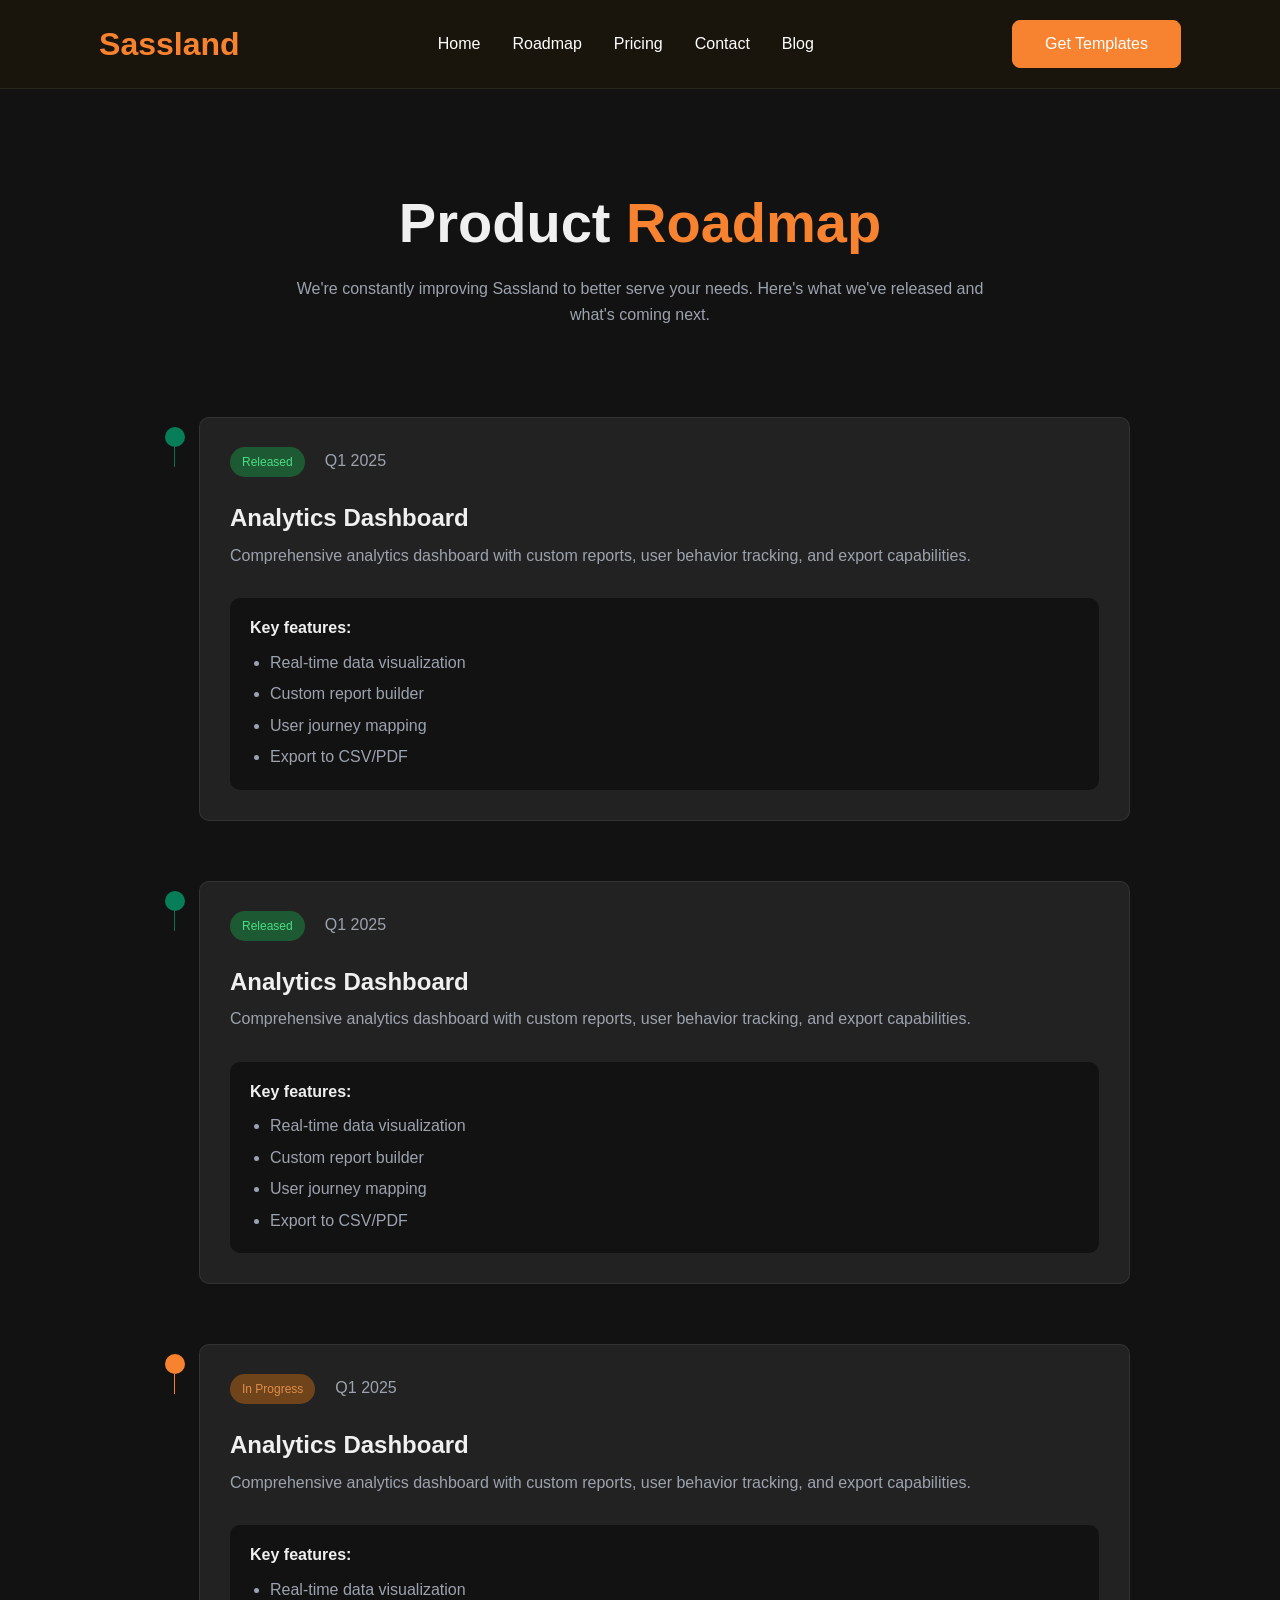
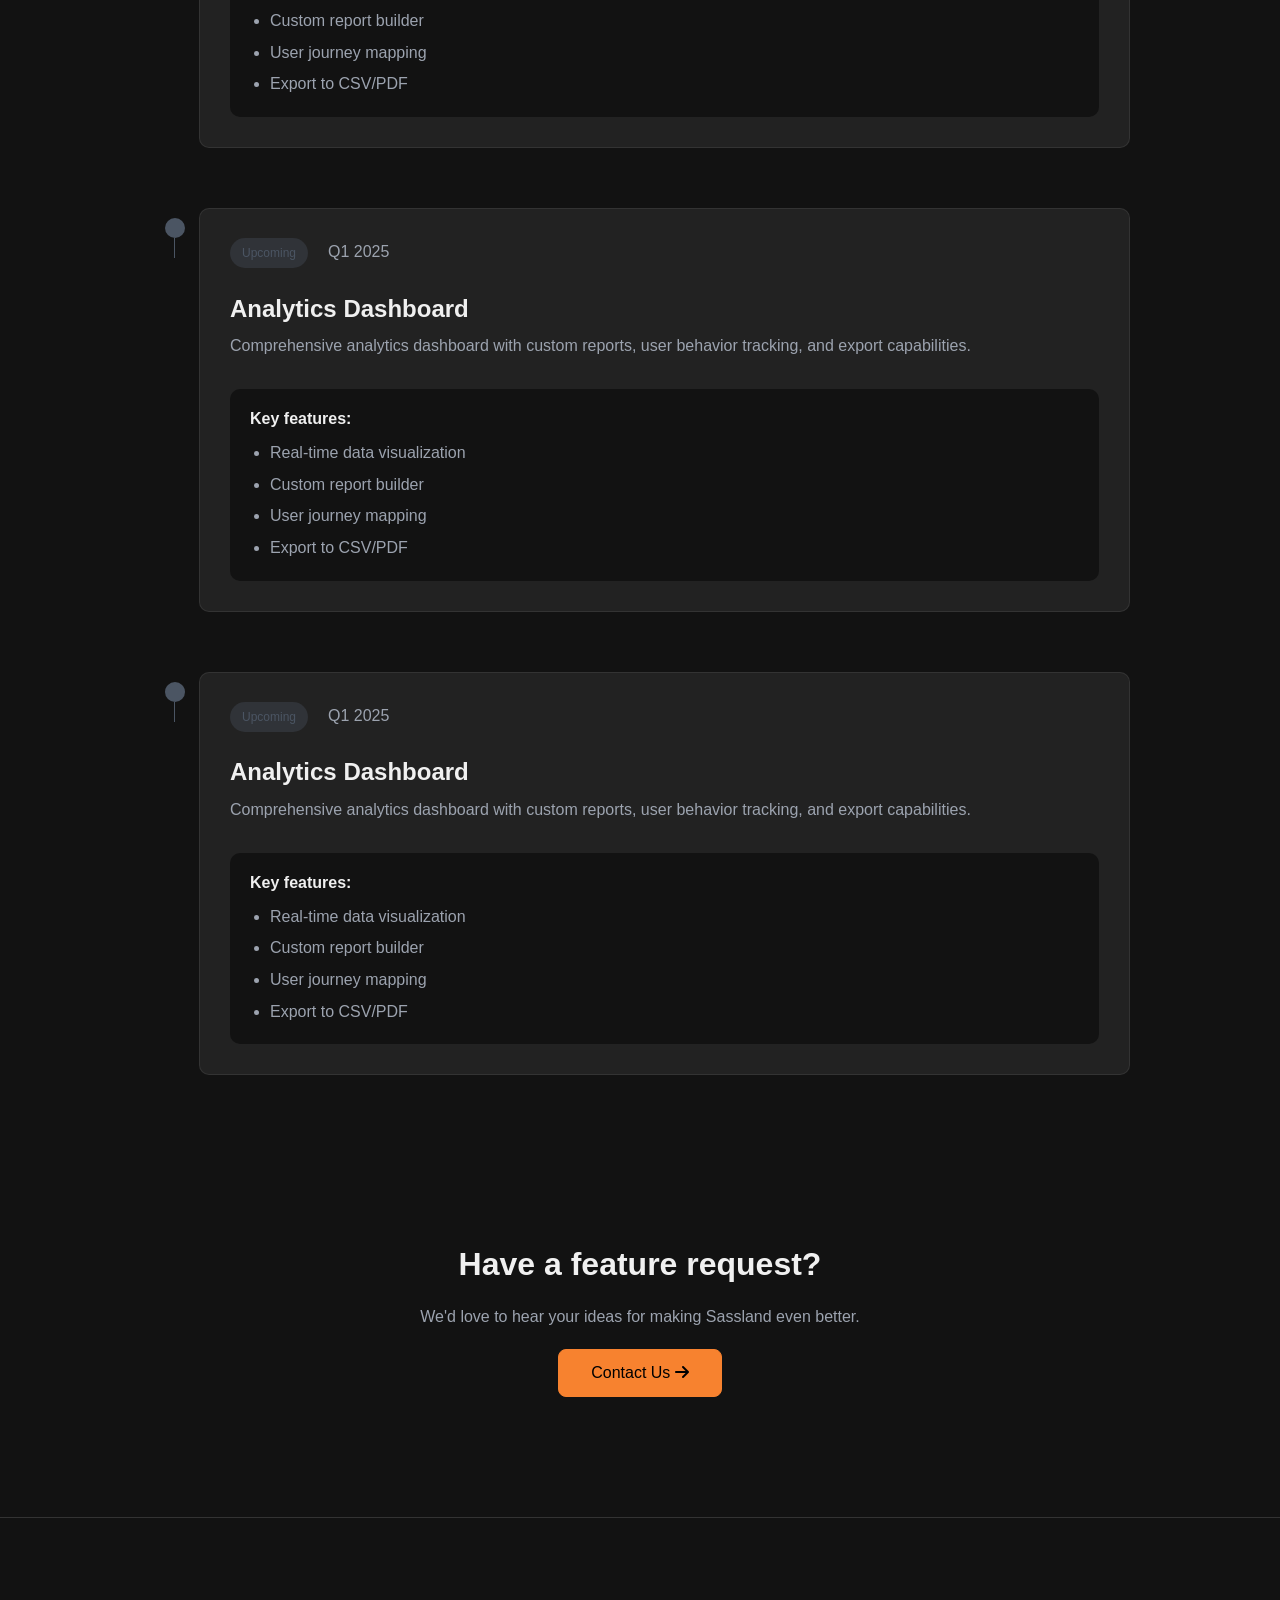
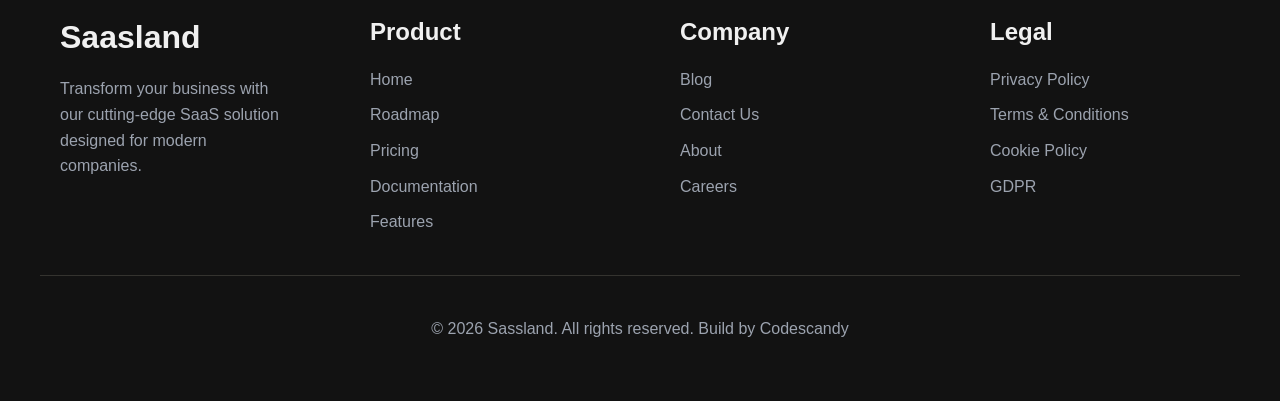
<file: roadmap.html>
<!doctype html>
<html lang="en">
  <head>
    <meta charset="UTF-8" />
    <meta name="viewport" content="width=device-width, initial-scale=1.0" />
    <title>Our Roadmap</title>
    <link rel="stylesheet" href="css/main.css" />
    <link rel="stylesheet" href="css/reset.css" />
    <link rel="preconnect" href="https://fonts.googleapis.com" />
    <link rel="preconnect" href="https://fonts.gstatic.com" crossorigin />
    <link
      href="https://fonts.googleapis.com/css2?family=Host+Grotesk:ital,wght@0,300..800;1,300..800&display=swap"
      rel="stylesheet"
    />
    <link
      rel="stylesheet"
      href="https://cdnjs.cloudflare.com/ajax/libs/font-awesome/6.7.2/css/all.min.css"
    />
  </head>
  <body>
    <header>
      <div class="site_logo">
        <a href="index.html"> <h3 class="highlight">Sassland</h3></a>
      </div>

      <nav>
        <ul class="nav-menu">
          <li><a href="index.html">Home</a></li>
          <li><a href="roadmap.html">Roadmap</a></li>
          <li><a href="#">Pricing</a></li>
          <li><a href="#">Contact</a></li>
          <li><a href="#">Blog</a></li>
        </ul>
      </nav>
      <button class="btn btn-primary">Get Templates</button>
    </header>

    <main>
      <section class="hero-container">
        <div class="txtbox">
          <h1>Product <span class="highlight">Roadmap</span></h1>
          <p>
            We're constantly improving Sassland to better serve your needs.
            Here's what we've released and what's coming next.
          </p>
        </div>
      </section>
      <section class="roadmap">
        <div class="roadmap-released">
          <div class="left">
            <div class="dot"></div>
            <div class="line"></div>
          </div>
          <div class="right">
            <div class="c1">
              <p><span class="round">Released</span></p>
              <p>Q1 2025</p>
            </div>
            <div class="c2">
              <h4>Analytics Dashboard</h4>
              <p>
                Comprehensive analytics dashboard with custom reports, user
                behavior tracking, and export capabilities.
              </p>
            </div>
            <div class="c3">
              <h6>Key features:</h6>
              <ul>
                <li>Real-time data visualization</li>
                <li>Custom report builder</li>
                <li>User journey mapping</li>
                <li>Export to CSV/PDF</li>
              </ul>
            </div>
          </div>
        </div>

        <div class="roadmap-released">
          <div class="left">
            <div class="dot"></div>
            <div class="line"></div>
          </div>
          <div class="right">
            <div class="c1">
              <p><span class="round">Released</span></p>
              <p>Q1 2025</p>
            </div>
            <div class="c2">
              <h4>Analytics Dashboard</h4>
              <p>
                Comprehensive analytics dashboard with custom reports, user
                behavior tracking, and export capabilities.
              </p>
            </div>
            <div class="c3">
              <h6>Key features:</h6>
              <ul>
                <li>Real-time data visualization</li>
                <li>Custom report builder</li>
                <li>User journey mapping</li>
                <li>Export to CSV/PDF</li>
              </ul>
            </div>
          </div>
        </div>
        <div class="roadmap-progress">
          <div class="left">
            <div class="dot"></div>
            <div class="line"></div>
          </div>
          <div class="right">
            <div class="c1">
              <p><span class="round">In Progress</span></p>
              <p>Q1 2025</p>
            </div>
            <div class="c2">
              <h4>Analytics Dashboard</h4>
              <p>
                Comprehensive analytics dashboard with custom reports, user
                behavior tracking, and export capabilities.
              </p>
            </div>
            <div class="c3">
              <h6>Key features:</h6>
              <ul>
                <li>Real-time data visualization</li>
                <li>Custom report builder</li>
                <li>User journey mapping</li>
                <li>Export to CSV/PDF</li>
              </ul>
            </div>
          </div>
        </div>
        <div class="roadmap-upcoming">
          <div class="left">
            <div class="dot"></div>
            <div class="line"></div>
          </div>
          <div class="right">
            <div class="c1">
              <p><span class="round">Upcoming</span></p>
              <p>Q1 2025</p>
            </div>
            <div class="c2">
              <h4>Analytics Dashboard</h4>
              <p>
                Comprehensive analytics dashboard with custom reports, user
                behavior tracking, and export capabilities.
              </p>
            </div>
            <div class="c3">
              <h6>Key features:</h6>
              <ul>
                <li>Real-time data visualization</li>
                <li>Custom report builder</li>
                <li>User journey mapping</li>
                <li>Export to CSV/PDF</li>
              </ul>
            </div>
          </div>
        </div>
        <div class="roadmap-upcoming">
          <div class="left">
            <div class="dot"></div>
            <div class="line"></div>
          </div>
          <div class="right">
            <div class="c1">
              <p><span class="round">Upcoming</span></p>
              <p>Q1 2025</p>
            </div>
            <div class="c2">
              <h4>Analytics Dashboard</h4>
              <p>
                Comprehensive analytics dashboard with custom reports, user
                behavior tracking, and export capabilities.
              </p>
            </div>
            <div class="c3">
              <h6>Key features:</h6>
              <ul>
                <li>Real-time data visualization</li>
                <li>Custom report builder</li>
                <li>User journey mapping</li>
                <li>Export to CSV/PDF</li>
              </ul>
            </div>
          </div>
        </div>
      </section>
      <section class="roadmap-cta">
        <h3>Have a feature request?</h3>
        <p>We'd love to hear your ideas for making Sassland even better.</p>
        <button class="btn btn-primary">
          <a href="contact.html">Contact Us <i class="fa-solid fa-arrow-right"></i> </a>
        </button>
      </section>
      
    </main>
    <footer>
      <section class="footer-container">
        <div class="ft-parentcontainer">
          <div class="ft-container">
            <a href="index.html"><h3>Saasland</h3></a>
            <p>
              Transform your business with our cutting-edge SaaS solution
              designed for modern companies.
            </p>
            <div class="social"></div>
          </div>

          <div class="ft-container">
            <h4>Product</h4>
            <ul>
              <li><a href="index.html">Home</a></li>
              <li><a href="index.html">Roadmap</a></li>
              <li><a href="index.html">Pricing</a></li>
              <li><a href="index.html">Documentation</a></li>
              <li><a href="index.html">Features</a></li>
            </ul>
          </div>

          <div class="ft-container">
            <h4>Company</h4>
            <ul>
              <li><a href="index.html">Blog</a></li>
              <li><a href="index.html">Contact Us</a></li>
              <li><a href="index.html">About</a></li>
              <li><a href="index.html">Careers</a></li>
            </ul>
          </div>

          <div class="ft-container">
            <h4>Legal</h4>
            <ul>
              <li><a href="index.html">Privacy Policy</a></li>
              <li><a href="index.html">Terms & Conditions</a></li>
              <li><a href="index.html">Cookie Policy</a></li>
              <li><a href="index.html">GDPR</a></li>
            </ul>
          </div>
        </div>
      </section>
      <section class="ft-copyright">
        <div class="copyright">
          <p>© 2026 Sassland. All rights reserved. Build by Codescandy</p>
        </div>
      </section>
    </footer>
  </body>
</html>
</file>
<file: css/main.css>
header {
  display: flex;
  border-bottom: 1px solid;
  border-color: rgba(240, 248, 255, 0.075);
  justify-content: space-around;
  padding: 20px 0px;
  align-items: center;
  position: sticky;
  top: 0;
  z-index: 1000;
  background-color: var(--altbackground);
  .site_logo h3 {
    color: var(--primary);
    font-size: 2rem;
    font-weight: 700;
  }

  .nav-menu {
    display: flex;
    gap: 2rem;
    li {
      a {
        color: var(--white);
        font-weight: 500;
      }
      a:hover {
        color: var(--primary);
        font-weight: 500;
      }
    }
  }
  /* .nav-menu:hover {
    display: flex;
    gap: 2rem;
    color: var(--primary);
  } */
}

.hero-section {
  display: flex;
  flex-direction: column;
  align-items: center;
  background-color: var(--altbackground);
  padding: 120px 10px 0px 10px;

  .hero-container {
    display: flex;
    flex-direction: column;
    max-width: 800px;
    gap: 2rem;
    align-items: center;
    text-align: center;
    p {
      font-size: 20px;
    }
  }

  .hero-buttons {
    display: flex;
    gap: 2rem;
    margin: 2rem 0;
  }
}

.trusted-business {
  display: flex;
  flex-direction: row;
  align-items: center;
  gap: 1rem;
  justify-content: center;
  padding: 20px 20px 80px 20px;
  background-color: var(--altbackground);

  .users {
    display: flex;
    align-items: center;
  }

  .users img {
    width: 50px;
    height: 50px;
    border-radius: 25px;
    align-items: center;
  }
  /* Every image except the first */
  .users img:not(:first-child) {
    margin-left: -5px;
  }
}

.hero-image {
  display: flex;
  flex-direction: column;
  align-items: center;
  padding: 20px 10px 120px 10px;
  background-color: var(--altbackground);
  z-index: 0;

  .hero {
    display: flex;
    align-items: center;
    width: 850px;
    border: solid 1px;
    border-color: rgba(255, 223, 176, 0.123);
    padding: 10px;
    background-color: var(--altbackground);
    border-radius: 5px;
  }

  .hero img {
    border: 20px rgb(168, 62, 62);
    /* background-color: var(--altbackground); */
    border-radius: 20px;
    width: 100%;
  }
}

.btn-hb {
  display: flex;
  align-items: center;
  flex-direction: column;
  padding: 0px;

  .inline {
    display: flex;
    width: 850px;
    align-items: center;
    margin-top: -200px;
    padding: 15px 20px 10px 18px;
  }
}

.features {
  display: flex;
  flex-direction: column;
  align-items: center;
  text-align: left;
  gap: 20px;
  padding: 120px 10px 80px 10px;
  /* background-color: var(--altbackground); */

  .feature-grid {
    display: flex;
    gap: 40px;
    width: 1180px;
    margin-bottom: 20px;

    .feature {
      display: flex;
      flex-direction: column;
      padding: 40px;
      width: 33%;
      gap: 20px;
      /* text-align: start; */
      background-color: #7777773f;
      border-radius: 10px;

      border: solid #7777773f 1px;
      i {
        display: inline-flex;
        align-items: center;
        color: var(--primary);
        font-size: 18px;
        padding: 10px;
        background-color: rgba(255, 255, 255, 0.233);
        width: 36px;
        height: 36px;
        border-radius: 5px;
      }
    }

    .feature:hover {
      display: flex;
      flex-direction: column;
      align-items: left;
      padding: 40px;
      width: 33%;
      gap: 20px;
      /* text-align: center; */
      background-color: rgba(119, 119, 119, 0.247);
      border-radius: 10px;
      justify-content: space-around;
      border: solid var(--primary);
      border-width: 1px;
    }
  }
}

.pricing {
  display: flex;
  flex-direction: column;
  align-items: center;
  background-color: var(--altbackground);

  .smallsize {
    font-size: 0.8rem;
    color: var(--primary);
  }

  .pricing-section {
    display: flex;
    /* text-align: left; */
    gap: 36px;
    width: 1180px;
    margin-bottom: 20px;
  }
}

.pricing-card {
  display: flex;
  flex-direction: column;
  padding: 36px;
  align-items: start;
  align-content: flex-start;
  justify-content: start;
  width: 33%;
  gap: 20px;
  text-align: start;
  background-color: #7777773f;
  border-radius: 10px;
  border: solid #b5b5b53f 1px;

  .smallsize2 {
    font-size: 0.8rem;
    color: var(--Paraghtext);
  }

  ul {
    display: flex;
    flex-direction: column;
    color: var(--white);
    gap: 10px;
    margin-bottom: 40px;
  }

  .btn-primary,
  .btn-secondary {
    width: 100%;
    border-width: 1px;
    border-color: #f8853274;
  }
}
.pricing-card2 {
  display: flex;
  flex-direction: column;
  padding: 40px;
  align-items: start;
  align-content: flex-start;
  justify-content: start;
  width: 33%;
  gap: 20px;
  text-align: start;
  background-color: #f9955b1b;
  border-radius: 10px;
  border: solid #b5b5b53f 1px;

  .smallsize2 {
    font-size: 0.8rem;
    color: var(--Paraghtext);
  }

  ul {
    display: flex;
    flex-direction: column;
    color: var(--white);
    gap: 10px;
  }

  .btn-primary,
  .btn-secondary {
    width: 100%;
  }
}

/* Pricing card hover state */

.pricing-card:hover {
  display: flex;
  flex-direction: column;
  padding: 36px;
  align-items: start;
  align-content: flex-start;
  justify-content: start;
  width: 33%;
  gap: 20px;
  text-align: start;
  background-color: #7777773f;
  border-radius: 10px;
  border: solid #b5b5b53f 1px;
  /* transition: all 0.3s ease; */
  transition: step-end;

  .smallsize2 {
    font-size: 0.8rem;
    color: var(--Paraghtext);
  }

  ul {
    display: flex;
    flex-direction: column;
    color: var(--white);
    gap: 10px;
    margin-bottom: 40px;
  }

  .btn-primary,
  .btn-secondary {
    width: 100%;
  }
}
.pricing-card2 {
  display: flex;
  flex-direction: column;
  padding: 40px;
  align-items: start;
  align-content: flex-start;
  justify-content: start;
  width: 33%;
  gap: 20px;
  text-align: start;
  background-color: #f9955b1b;
  border-radius: 10px;
  border: solid #b5b5b53f 1px;

  .smallsize2 {
    font-size: 0.8rem;
    color: var(--Paraghtext);
  }

  ul {
    display: flex;
    flex-direction: column;
    color: var(--white);
    gap: 10px;
  }

  .btn-primary,
  .btn-secondary {
    width: 100%;
  }
}

.testimonials {
  display: flex;
  flex-direction: column;
  align-items: center;
  gap: 20px;
  /* background-color: var(--altbackground); */

  .testimonial-grid {
    display: flex;
    gap: 36px;
    width: 1180px;
    margin-bottom: 20px;
  }
  .testimonial-card {
    display: flex;
    flex-direction: column;
    padding: 32px;
    align-items: start;
    align-content: flex-start;
    justify-content: start;
    width: 33%;
    gap: 20px;
    text-align: start;
    background-color: #28282865;
    border-radius: 10px;
    border: solid #b5b5b53f 1px;

    .client-profile {
      display: flex;
      gap: 20px;
      width: 100%;
    }
    .client-image {
      display: flex;
      flex-direction: column;
      width: auto;
      img {
        height: 30px;
        width: 30px;
        border-radius: 15px;
      }

      .client-info {
        display: flex;
        flex-direction: column;
        width: auto;
      }
    }
  }
}

.faq {
  display: flex;
  flex-direction: column;
  align-items: center;
  background-color: var(--altbackground);

  .faq-container {
    display: flex;
    flex-direction: column;
    max-width: 750px;
    background-color: rgba(68, 68, 68, 0.234);
    padding: 20px;
    border: solid rgba(195, 195, 195, 0.049) 1px;
    border-radius: 10px;
    .first-item {
      display: flex;
      flex-direction: column;
      gap: 10px;
      padding: 20px;
      border-bottom: solid rgba(215, 215, 215, 0.048) 1px;
    }
    .other-item {
      display: flex;

      .item-list {
        display: flex;
        flex-direction: column;
        gap: 30px;
        padding: 20px;

        li {
          h6 {
            color: var(--white);
          }
          h6:hover {
            color: var(--primary);
          }
        }
      }
    }
  }
}
.cta-section {
  display: flex;
  flex-direction: column;
  align-items: center;
  justify-content: space-evenly;
  background-color: #202020;

  .parent-div {
    display: flex;
    align-items: center;
    gap: 10px;
    background-color: #49321d;
    padding: 48px;
    width: 1200px;
    border-radius: 20px;
    justify-content: space-between;

    .container1 {
      display: flex;
      flex-direction: column;
      gap: 20px;
      width: 65%;
      padding-right: px;

      .ctabuttons {
        display: flex;
        gap: 20px;
        .btn-black {
          background-color: black;
        }
        .btn-black:hover {
          background-color: white;
          color: black;
        }
      }
    }
    .container2 {
      display: flex;
      flex-direction: column;
      align-items: end;
      width: 35%;
      img {
        width: 100%;
        border-radius: 10px;
      }
    }
  }
}
.footer-container {
  display: flex;
  flex-direction: column;
  align-items: center;
  gap: 20px;
  padding: 80px 10px 20px 10px;
  border-top: solid #6d6d6d5e 1px;
  /* background-color: #49321d; */

  .ft-parentcontainer {
    display: flex;
    gap: 40px;
    width: 1200px;
    /* background-color: aquamarine; */

    .ft-container {
      display: flex;
      flex-direction: column;
      width: 25%;
      /* background-color: #49321d; */
      padding: 20px;
      gap: 20px;
      ul {
        display: flex;
        flex-direction: column;
        gap: 10px;
        a {
          color: var(--Paraghtext);
        }
        a:hover {
          color: var(--primary);
        }
      }
    }
  }
}
.ft-copyright {
  display: flex;
  flex-direction: column;
  align-items: center;
  padding: 0px 10px 20px 10px;

  .copyright {
    display: flex;
    flex-direction: column;
    border-top: solid rgba(255, 248, 220, 0.144) 1px;
    width: 1200px;
    align-items: center;
    align-content: center;
    padding: 40px 10px;
  }
}

/* Road map page css */ /* Road map page css */ /* Road map page css */
/* Road map page css */ /* Road map page css */ /* Road map page css */

.hero-container {
  align-items: center;
  padding: 80px 10px 20px 10px;
  /* background-color: #49321d; */
}

.roadmap {
  background-color: var(--background);
  align-items: center;
  padding: 10px 10px;

  .roadmap-released {
    display: flex;
    flex-direction: row;
    width: 980px;
    padding: 0px;
    margin-bottom: 40px;

    .left {
      display: flex;
      align-items: center;
      flex-direction: column;
      /* border: solid red 2px; */
      padding: 10px;
      width: 5%;

      .dot {
        display: flex;
        border-radius: 50%;
        height: 20px;
        width: 20px;
        background-color: #077e58;
      }

      .line {
        display: flex;
        height: 20px;
        width: 1px;
        background-color: #077e58e1;
      }
    }

    .right {
      display: flex;
      flex-direction: column;

      /* border: solid red 2px; */
      padding: 30px;
      width: 95%;
      border-radius: 10px;
      border: solid rgba(173, 173, 173, 0.123) 1px;
      background-color: #222222;
      gap: 20px;

      .c1 {
        display: flex;
        flex-direction: row;
        gap: 20px;
        .round {
          padding: 8px 12px;
          font-size: 12px;
          color: #4ade80;
          /* border: solid #159245 1px; */
          background-color: #14c25759;
          border-radius: 20px;
        }
      }

      .c2 {
        display: flex;
        flex-direction: column;
        gap: 10px;
        padding: 10px 0px;
      }
      .c3 {
        display: flex;
        flex-direction: column;
        gap: 12px;
        padding: 20px;
        background-color: #121212;
        z-index: 10;
        border-radius: 10px;

        ul {
          margin-left: 20px;
          display: flex;
          flex-direction: column;
          list-style: disc;
          color: var(--Paraghtext);
          gap: 6px;

          li {
          }
        }
      }
    }
    .right:hover {
      border: solid 1px #f7822f67;
    }
  }
  .roadmap-progress{
    display: flex;
    flex-direction: row;
    width: 980px;
    padding: 0px;
    margin-bottom: 40px;

    .left {
      display: flex;
      align-items: center;
      flex-direction: column;
      /* border: solid red 2px; */
      padding: 10px;
      width: 5%;

      .dot {
        display: flex;
        border-radius: 50%;
        height: 20px;
        width: 20px;
        background-color: var(--primary);
      }

      .line {
        display: flex;
        height: 20px;
        width: 1px;
        background-color: var(--primary);
      }
    }

    .right {
      display: flex;
      flex-direction: column;

      /* border: solid red 2px; */
      padding: 30px;
      width: 95%;
      border-radius: 10px;
      border: solid rgba(173, 173, 173, 0.123) 1px;
      background-color: #222222;
      gap: 20px;

      .c1 {
        display: flex;
        flex-direction: row;
        gap: 20px;
        .round {
          padding: 8px 12px;
          font-size: 12px;
          color: #de8d4a;
          /* border: solid #159245 1px; */
          background-color: #d872136e;
          border-radius: 20px;
        }
      }

      .c2 {
        display: flex;
        flex-direction: column;
        gap: 10px;
        padding: 10px 0px;
      }
      .c3 {
        display: flex;
        flex-direction: column;
        gap: 12px;
        padding: 20px;
        background-color: #121212;
        z-index: 10;
        border-radius: 10px;

        ul {
          margin-left: 20px;
          display: flex;
          flex-direction: column;
          list-style: disc;
          color: var(--Paraghtext);
          gap: 6px;

          li {
          }
        }
      }
    }
    .right:hover {
      border: solid 1px #f7822f67;
    }
  }
  .roadmap-upcoming{
    display: flex;
    flex-direction: row;
    width: 980px;
    padding: 0px;
    margin-bottom: 40px;

    .left {
      display: flex;
      align-items: center;
      flex-direction: column;
      /* border: solid red 2px; */
      padding: 10px;
      width: 5%;

      .dot {
        display: flex;
        border-radius: 50%;
        height: 20px;
        width: 20px;
        background-color: #4B5563;
      }

      .line {
        display: flex;
        height: 20px;
        width: 1px;
        background-color: #4B5563;
      }
    }

    .right {
      display: flex;
      flex-direction: column;

      /* border: solid red 2px; */
      padding: 30px;
      width: 95%;
      border-radius: 10px;
      border: solid rgba(173, 173, 173, 0.123) 1px;
      background-color: #222222;
      gap: 20px;

      .c1 {
        display: flex;
        flex-direction: row;
        gap: 20px;
        .round {
          padding: 8px 12px;
          font-size: 12px;
          color: #4B5563;
          /* border: solid #159245 1px; */
          background-color: #4b556356;
          border-radius: 20px;
        }
      }

      .c2 {
        display: flex;
        flex-direction: column;
        gap: 10px;
        padding: 10px 0px;
      }
      .c3 {
        display: flex;
        flex-direction: column;
        gap: 12px;
        padding: 20px;
        background-color: #121212;
        z-index: 10;
        border-radius: 10px;

        ul {
          margin-left: 20px;
          display: flex;
          flex-direction: column;
          list-style: disc;
          color: var(--Paraghtext);
          gap: 6px;

          li {
          }
        }
      }
    }
    .right:hover {
      border: solid 1px #f7822f67;
    }
  }
}

.roadmap-cta{
  align-items: center;
  button{
    color: var(--background);
  }
}
</file>
